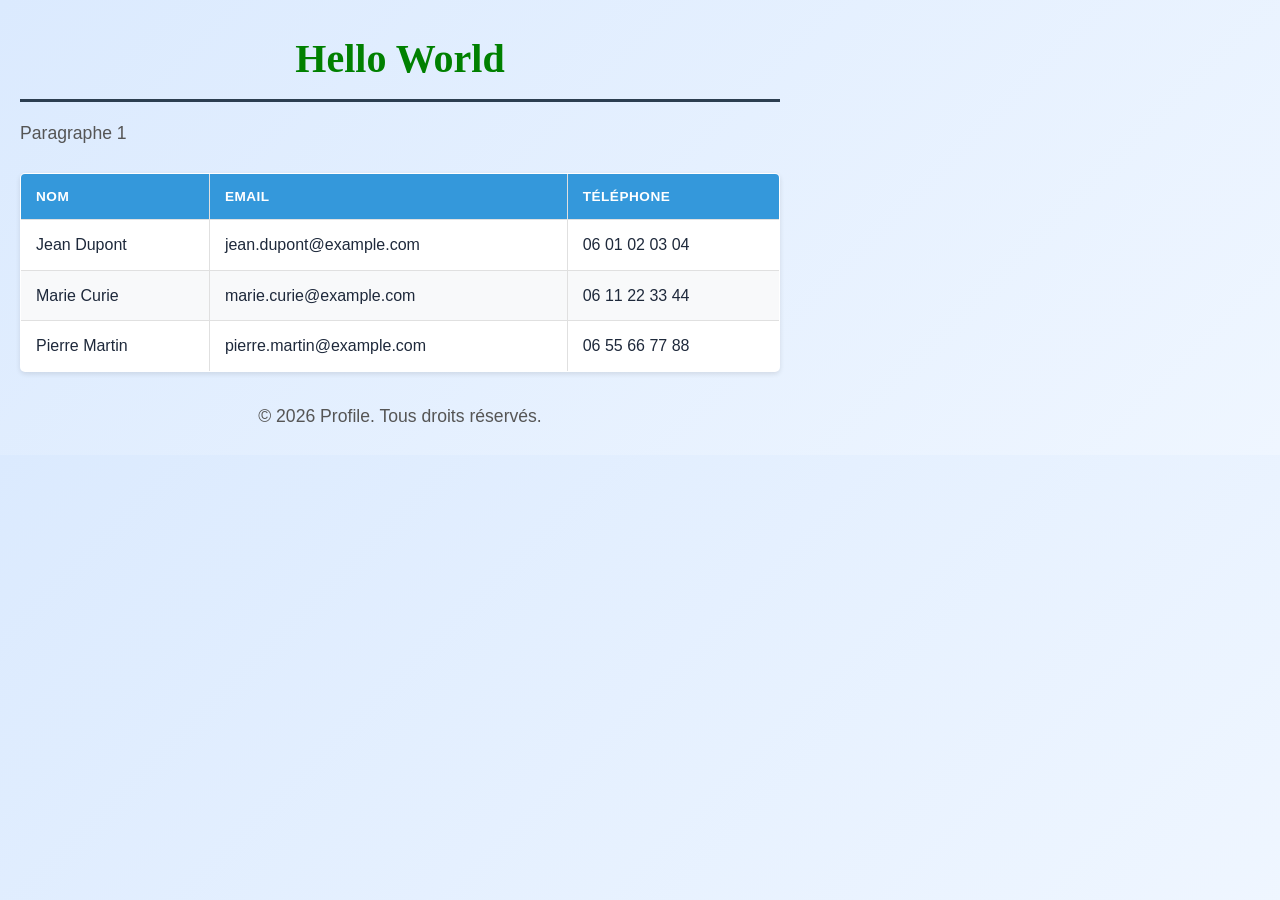
<file: index.html>
<!DOCTYPE html>
<html lang="fr">
<head>
    <meta charset="UTF-8">
    <meta name="viewport" content="width=device-width, initial-scale=1.0">
    <title>Hello World</title>
    <link rel="stylesheet" href="css/ligne.css">
</head>
<body>
    <h1 id="titre">Hello World</h1>
    <p>Paragraphe 1</p>
    <table border="1">
        <thead>
            <tr>
                <th>Nom</th>
                <th>Email</th>
                <th>Téléphone</th>
            </tr>
        </thead>
        <tbody>
            <tr>
                <td>Jean Dupont</td>
                <td>jean.dupont@example.com</td>
                <td>06 01 02 03 04</td>
            </tr>
            <tr>
                <td>Marie Curie</td>
                <td>marie.curie@example.com</td>
                <td>06 11 22 33 44</td>
            </tr>
            <tr>
                <td>Pierre Martin</td>
                <td>pierre.martin@example.com</td>
                <td>06 55 66 77 88</td>
            </tr>
        </tbody>
    </table>
    <footer>
    <p>&copy; 2026 Profile. Tous droits réservés.</p>
</footer>
</body>
</html>
</file>
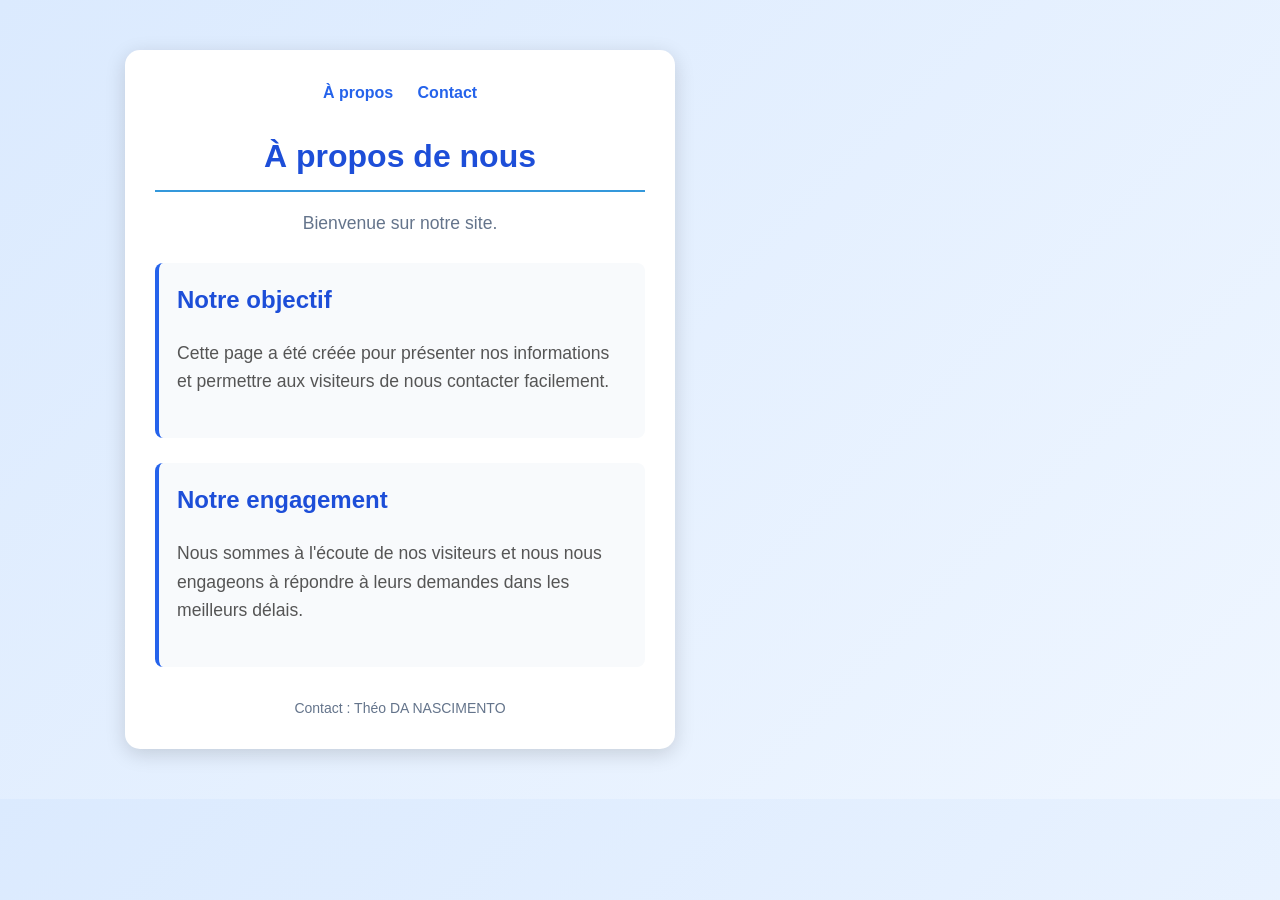
<file: about.html>
<!DOCTYPE html>
<html lang="fr">
<head>
    <meta charset="UTF-8">
    <meta name="viewport" content="width=device-width, initial-scale=1.0">
    <title>À propos</title>
    <link rel="stylesheet" href="css/ligne.css">
</head>
<body>

    <main class="container">
        <nav>
            <a href="about.html">À propos</a>
            <a href="index.html">Contact</a>
        </nav>

        <h1>À propos de nous</h1>

        <p class="intro">
            Bienvenue sur notre site.
        </p>

        <section>
            <h2>Notre objectif</h2>
            <p>
                Cette page a été créée pour présenter nos informations
                et permettre aux visiteurs de nous contacter facilement.
            </p>
        </section>

        <section>
            <h2>Notre engagement</h2>
            <p>
                Nous sommes à l'écoute de nos visiteurs et nous nous engageons
                à répondre à leurs demandes dans les meilleurs délais.
            </p>
        </section>

        <footer>
            Contact : Théo DA NASCIMENTO
        </footer>
    </main>

</body>
</html>
</file>
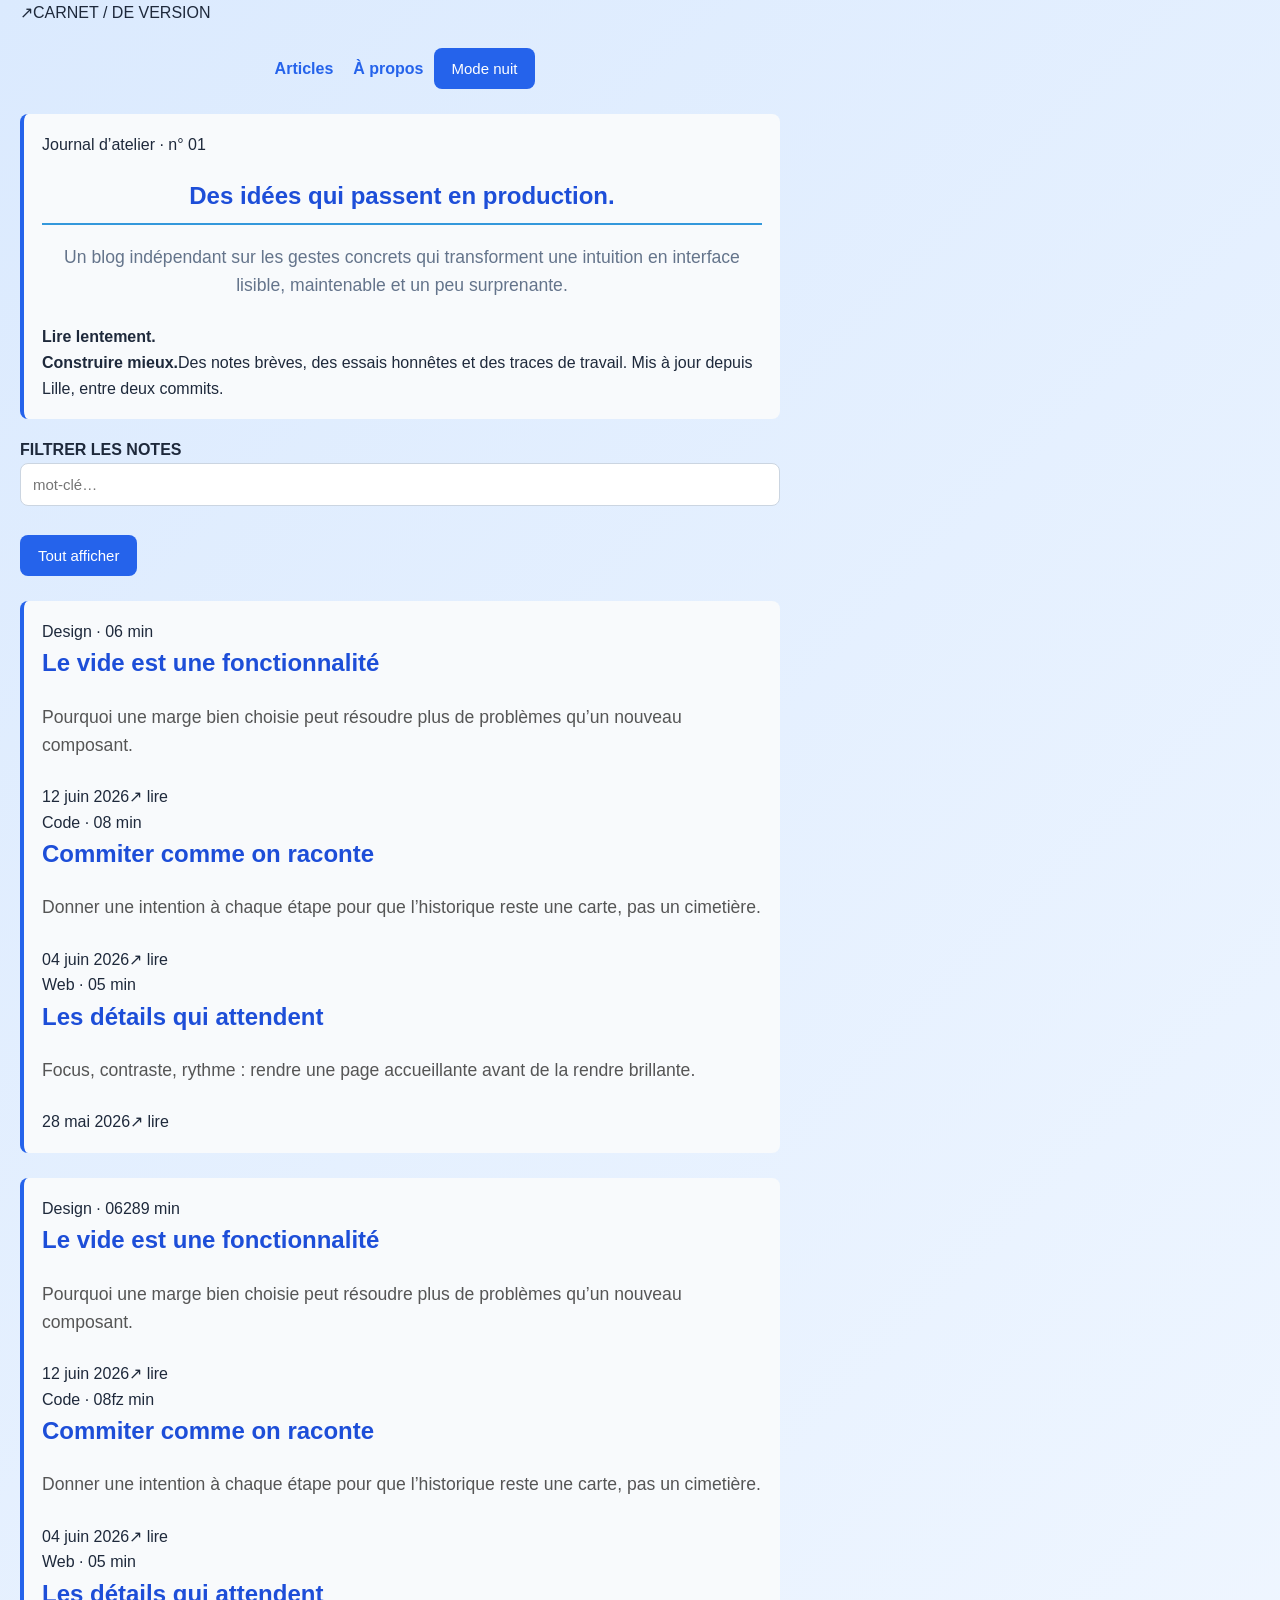
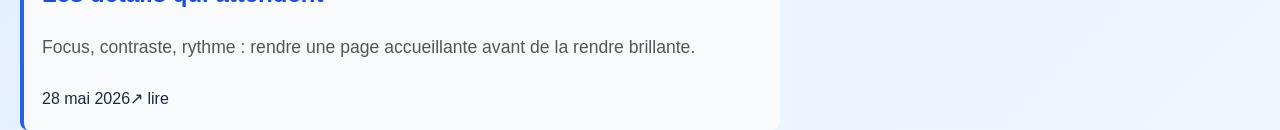
<file: blog.html>
<!doctype html>
<html lang="fr">
<head>
  <meta charset="utf-8">
  <meta name="viewport" content="width=device-width, initial-scale=1">
  <meta name="description" content="Carnet de version : notes courtes sur la fabrication du web.">
  <title>Carnet de version — Journal d’atelier</title>

  <link rel="stylesheet" href="css/ligne.css">
</head>
<body>
  <header>
    <div class="brand"><span class="mark">↗</span><span>CARNET / DE VERSION</span></div>
    <nav aria-label="Navigation principale"><a href="#articles">Articles</a><a href="#a-propos">À propos</a><button id="theme-toggle" type="button" aria-label="Changer de thème">Mode nuit</button></nav>
  </header>
  <section class="hero" id="a-propos">
    <div><div class="eyebrow">Journal d’atelier · n° 01</div><h1>Des idées qui passent en production.</h1><p class="intro">Un blog indépendant sur les gestes concrets qui transforment une intuition en interface lisible, maintenable et un peu surprenante.</p></div>
    <aside class="hero-note"><strong>Lire lentement.<br>Construire mieux.</strong>Des notes brèves, des essais honnêtes et des traces de travail. Mis à jour depuis Lille, entre deux commits.</aside>
  </section>
  <main id="articles">
    <div class="toolbar"><label for="search">FILTRER LES NOTES <input id="search" type="search" placeholder="mot-clé…"></label><button id="reset" type="button">Tout afficher</button></div>
    <section class="grid" aria-label="Liste des articles">
      <article data-keywords="interface design espace"><span class="tag">Design · 06 min</span><h2>Le vide est une fonctionnalité</h2><p>Pourquoi une marge bien choisie peut résoudre plus de problèmes qu’un nouveau composant.</p><div class="meta"><span>12 juin 2026</span><span>↗ lire</span></div></article>
      <article data-keywords="git version collaboration"><span class="tag">Code · 08 min</span><h2>Commiter comme on raconte</h2><p>Donner une intention à chaque étape pour que l’historique reste une carte, pas un cimetière.</p><div class="meta"><span>04 juin 2026</span><span>↗ lire</span></div></article>
      <article data-keywords="accessibilite web attention"><span class="tag">Web · 05 min</span><h2>Les détails qui attendent</h2><p>Focus, contraste, rythme : rendre une page accueillante avant de la rendre brillante.</p><div class="meta"><span>28 mai 2026</span><span>↗ lire</span></div></article>
    </section>
    <section class="grid" aria-label="Liste des articles">
      <article data-keywords="interface design espace"><span class="tag">Design · 06289 min</span><h2>Le vide est une fonctionnalité</h2><p>Pourquoi une marge bien choisie peut résoudre plus de problèmes qu’un nouveau composant.</p><div class="meta"><span>12 juin 2026</span><span>↗ lire</span></div></article>
      <article data-keywords="git version collaboration"><span class="tag">Code · 08fz min</span><h2>Commiter comme on raconte</h2><p>Donner une intention à chaque étape pour que l’historique reste une carte, pas un cimetière.</p><div class="meta"><span>04 juin 2026</span><span>↗ lire</span></div></article>
      <article data-keywords="accessibilite web attention"><span class="tag">Web · 05 min</span><h2>Les détails qui attendent</h2><p>Focus, contraste, rythme : rendre une page accueillante avant de la rendre brillante.</p><div class="meta"><span>28 mai 2026</span><span>↗ lire</span></div></article>
    </section>
  </main>
  
  <script>const q=document.querySelector('#search');q.addEventListener('input',()=>document.querySelectorAll('article').forEach(a=>a.hidden=q.value&&!((a.dataset.keywords+a.textContent).toLowerCase().includes(q.value.toLowerCase()))));document.querySelector('#reset').onclick=()=>{q.value='';q.dispatchEvent(new Event('input'))};document.querySelector('#theme-toggle').onclick=()=>document.body.classList.toggle('night');</script>
</body>
</html>
</file>
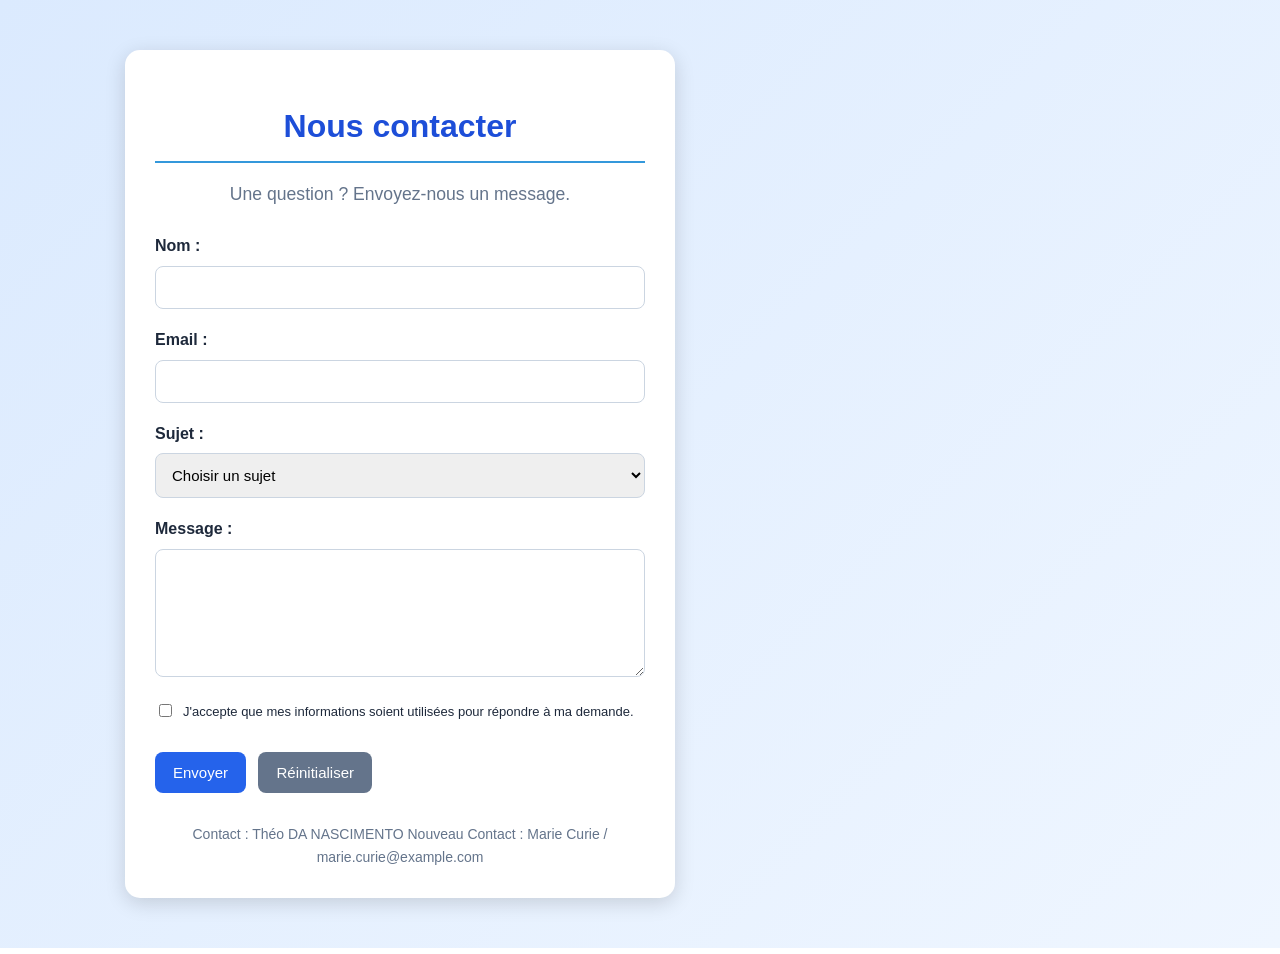
<file: contact.html>
<!DOCTYPE html>
<html lang="fr">
<head>
    <meta charset="UTF-8">
    <meta name="viewport" content="width=device-width, initial-scale=1.0">
    <title>Contact</title>
    <link rel="stylesheet" href="css/ligne.css">
</head>
<body>

    <main class="container">
        <h1>Nous contacter</h1>
        <p class="intro">Une question ? Envoyez-nous un message.</p>

        <form action="#" method="post">
            <label for="name">Nom :</label>
            <input type="text" id="name" name="name" required>

            <label for="email">Email :</label>
            <input type="email" id="email" name="email" required>

            <label for="subject">Sujet :</label>
            <select id="subject" name="subject" required>
                <option value="">Choisir un sujet</option>
                <option value="question">Question</option>
                <option value="suggestion">Suggestion</option>
                <option value="probleme">Signaler un problème</option>
            </select>

            <label for="message">Message :</label>
            <textarea id="message" name="message" rows="6" required></textarea>

            <label class="checkbox">
                <input type="checkbox" required>
                J'accepte que mes informations soient utilisées pour répondre à ma demande.
            </label>

            <button type="submit">Envoyer</button>
            <button type="reset" class="reset">Réinitialiser</button>
        </form>

        <footer>
            Contact : Théo DA NASCIMENTO
            Nouveau Contact : Marie Curie / marie.curie@example.com
        </footer>
    </main>

</body>
</html>
</file>
<file: css/ligne.css>
/* Style simple et propre pour la page */

body {
    font-family: Arial, Helvetica, sans-serif;
    line-height: 1.6;
    color: #333333;
    max-width: 800px;
    margin: 40px auto;
    padding: 0 20px;
    background-color: #f9f9f9;
}

h1 {
    color: #2c3e50;
    border-bottom: 2px solid #3498db;
    padding-bottom: 8px;
    margin-bottom: 15px;
}

p {
    color: #555555;
    font-size: 1.1rem;
    margin-bottom: 25px;
}

/* Style du tableau */
table {
    width: 100%;
    border-collapse: collapse;
    background-color: #ffffff;
    box-shadow: 0 2px 5px rgba(0, 0, 0, 0.1);
    border-radius: 5px;
    overflow: hidden;
}

th, td {
    padding: 12px 15px;
    text-align: left;
    border: 1px solid #e0e0e0;
}

th {
    background-color: #3498db;
    color: #ffffff;
    font-weight: bold;
    text-transform: uppercase;
    font-size: 0.85rem;
    letter-spacing: 0.5px;
}

/* Effet zèbre (une ligne sur deux gris clair) */
tbody tr:nth-child(even) {
    background-color: #f8f9fa;
}

/* Effet au survol de la souris */
tbody tr:hover {
    background-color: #eef7fc;

}

/* Cibler le titre grâce à son ID */
#titre {

    color: green;              /* Change la couleur du texte (rouge) */

    font-size: 2.5rem;           /* Change la taille de la police */
    text-align: center;          /* Centre le titre */
    border-bottom: 3px solid #2c3e50; /* Ajoute une bordure en dessous */
    font-family: 'Georgia', serif; /* Change la police d'écriture */

}
* {
    box-sizing: border-box;
}

body {
    margin: 0;
    font-family: Arial, sans-serif;
    background: linear-gradient(135deg, #dbeafe, #eff6ff);
    color: #1e293b;
}

.container {
    width: 90%;
    max-width: 550px;
    margin: 50px auto;
    padding: 30px;
    background-color: white;
    border-radius: 15px;
    box-shadow: 0 5px 20px rgba(0, 0, 0, 0.15);
}

h1 {
    margin-bottom: 8px;
    text-align: center;
    color: #1d4ed8;
}

.intro {
    margin-bottom: 25px;
    text-align: center;
    color: #64748b;
}

label {
    display: block;
    margin: 18px 0 7px;
    font-weight: bold;
}

input,
select,
textarea {
    width: 100%;
    padding: 12px;
    border: 1px solid #cbd5e1;
    border-radius: 8px;
    font-size: 15px;
}

textarea {
    resize: vertical;
}

input:focus,
select:focus,
textarea:focus {
    outline: none;
    border-color: #2563eb;
    box-shadow: 0 0 5px #93c5fd;
}

.checkbox {
    display: flex;
    gap: 8px;
    align-items: flex-start;
    font-size: 13px;
    font-weight: normal;
}

.checkbox input {
    width: auto;
    margin-top: 2px;
}

button {
    margin-top: 22px;
    padding: 12px 18px;
    border: none;
    border-radius: 8px;
    background-color: #2563eb;
    color: white;
    font-size: 15px;
    cursor: pointer;
}

button:hover {
    background-color: #1d4ed8;
}

button.reset {
    margin-left: 8px;
    background-color: #64748b;
}

button.reset:hover {
    background-color: #475569;
}

footer {
    margin-top: 30px;
    text-align: center;
    color: #64748b;
    font-size: 14px;
}
nav {
    margin-bottom: 25px;
    text-align: center;
}

nav a {
    margin: 0 10px;
    color: #2563eb;
    font-weight: bold;
    text-decoration: none;
}

nav a:hover {
    text-decoration: underline;
}

section {
    margin-top: 25px;
    padding: 18px;
    border-left: 4px solid #2563eb;
    background-color: #f8fafc;
    border-radius: 8px;
}

section h2 {
    margin-top: 0;
    color: #1d4ed8;
}
</file>
